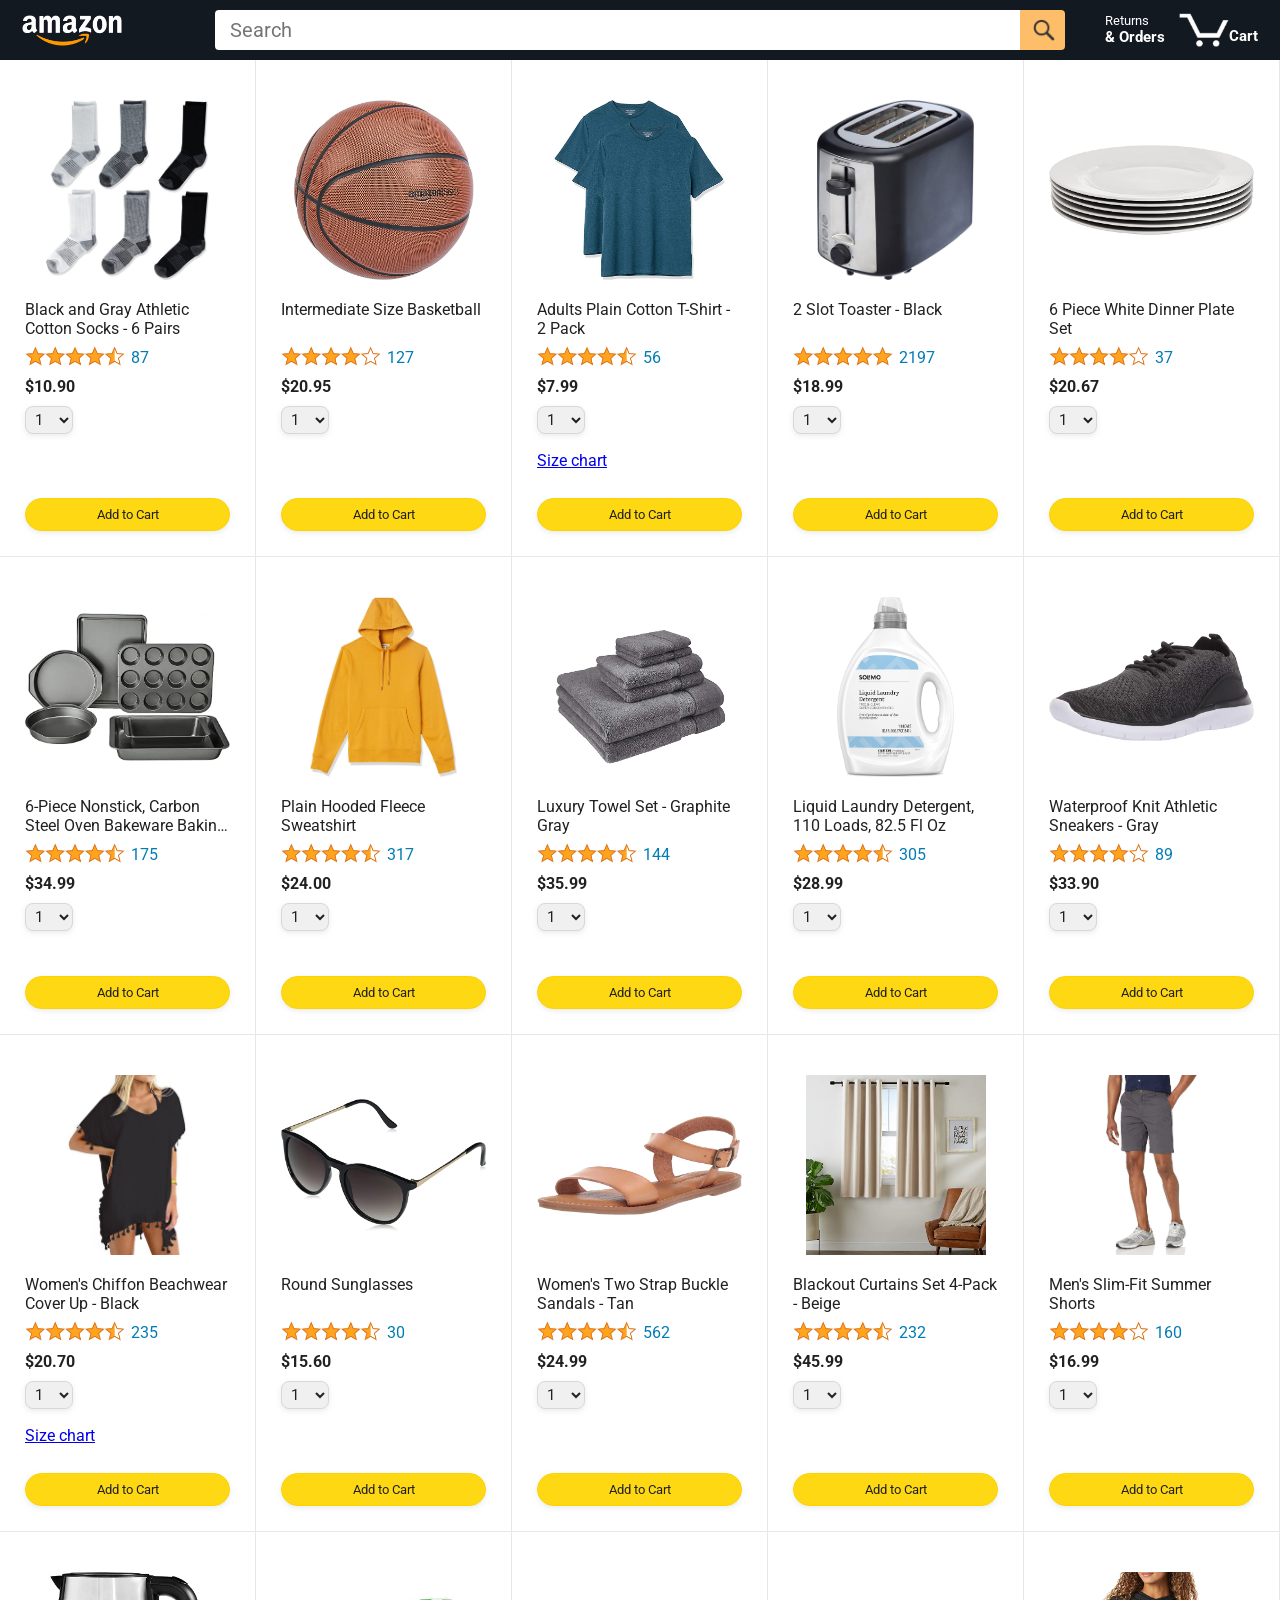
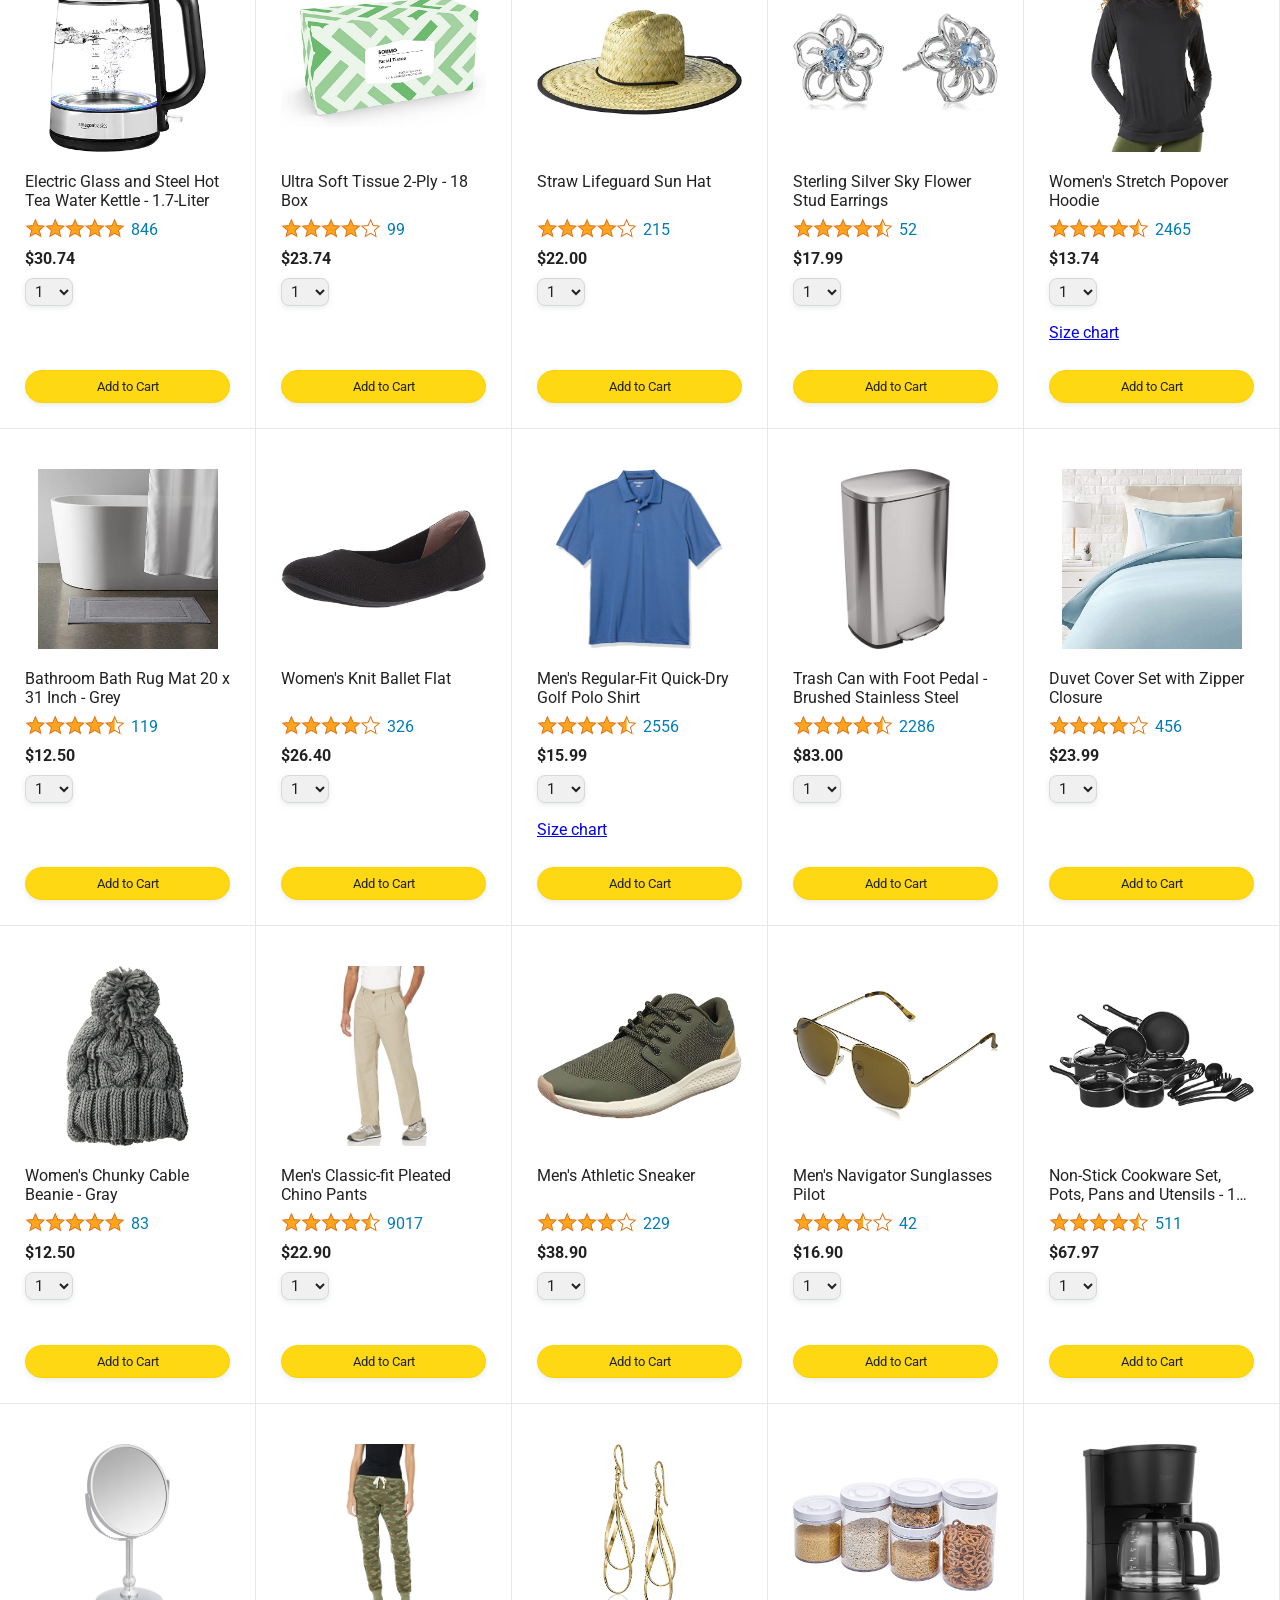
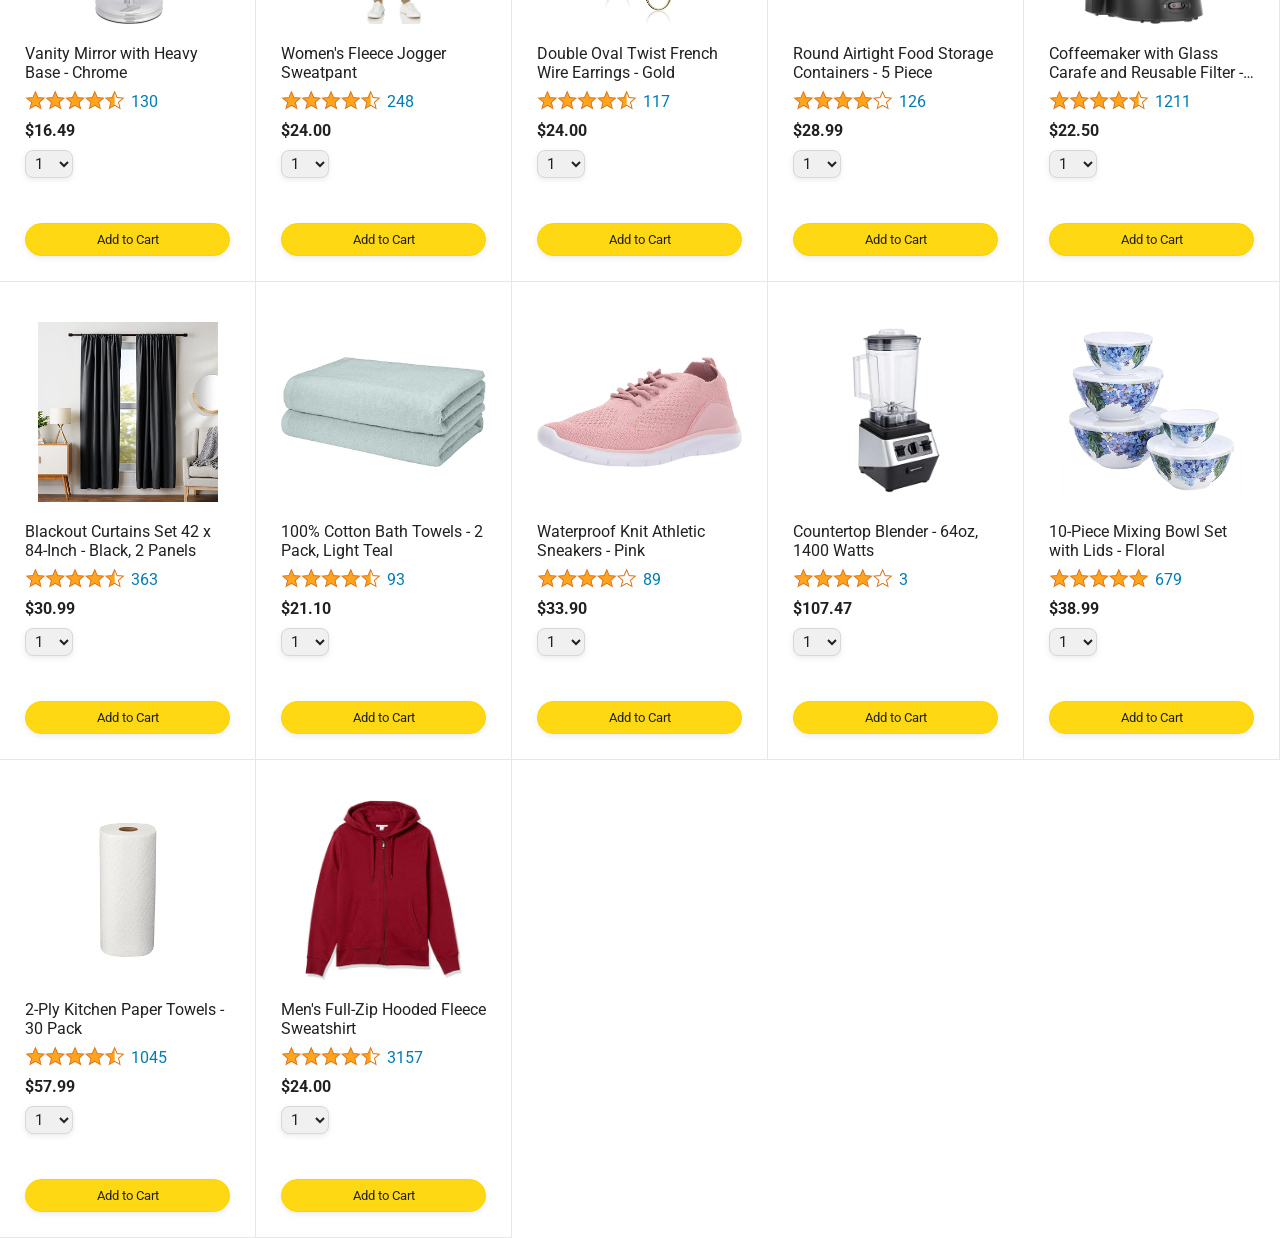
<file: index.html>
<!DOCTYPE html>
<html>
  <head>
    <title>Amazon Project</title>

    <!-- This code is needed for responsive design to work.
      (Responsive design = make the website look good on
      smaller screen sizes like a phone or a tablet). -->
    <meta name="viewport" content="width=device-width, initial-scale=1">

    <!-- Load a font called Roboto from Google Fonts. -->
    <link rel="preconnect" href="https://fonts.googleapis.com">
    <link rel="preconnect" href="https://fonts.gstatic.com" crossorigin>
    <link href="https://fonts.googleapis.com/css2?family=Roboto:wght@400;500;700&display=swap" rel="stylesheet">

    <!-- Here are the CSS files for this page. -->
    <link rel="stylesheet" href="styles/shared/general.css">
    <link rel="stylesheet" href="styles/shared/amazon-header.css">
    <link rel="stylesheet" href="styles/pages/amazon.css">
  </head>
  <body>
    <div class="amazon-header">
      <div class="amazon-header-left-section">
        <a href="amazon.html" class="header-link">
          <img class="amazon-logo"
            src="images/amazon-logo-white.png">
          <img class="amazon-mobile-logo"
            src="images/amazon-mobile-logo-white.png">
        </a>
      </div>

      <div class="amazon-header-middle-section">
        <input class="search-bar" type="text" placeholder="Search">

        <button class="search-button">
          <img class="search-icon" src="images/icons/search-icon.png">
        </button>
      </div>

      <div class="amazon-header-right-section">
        <a class="orders-link header-link" href="orders.html">
          <span class="returns-text">Returns</span>
          <span class="orders-text">& Orders</span>
        </a>

        <a class="cart-link header-link" href="checkout.html">
          <img class="cart-icon" src="images/icons/cart-icon.png">
          <div class="cart-quantity js-cart-quantity"></div>
          <div class="cart-text">Cart</div>
        </a>
      </div>
    </div>
    
    <div class="main">
      <div class="products-grid js-insert-mainHTML">
        
      </div>
    </div>
    
    
    <script src="scriptfiles/amazon.js" type="module"></script>
  </body>
</html>
</file>
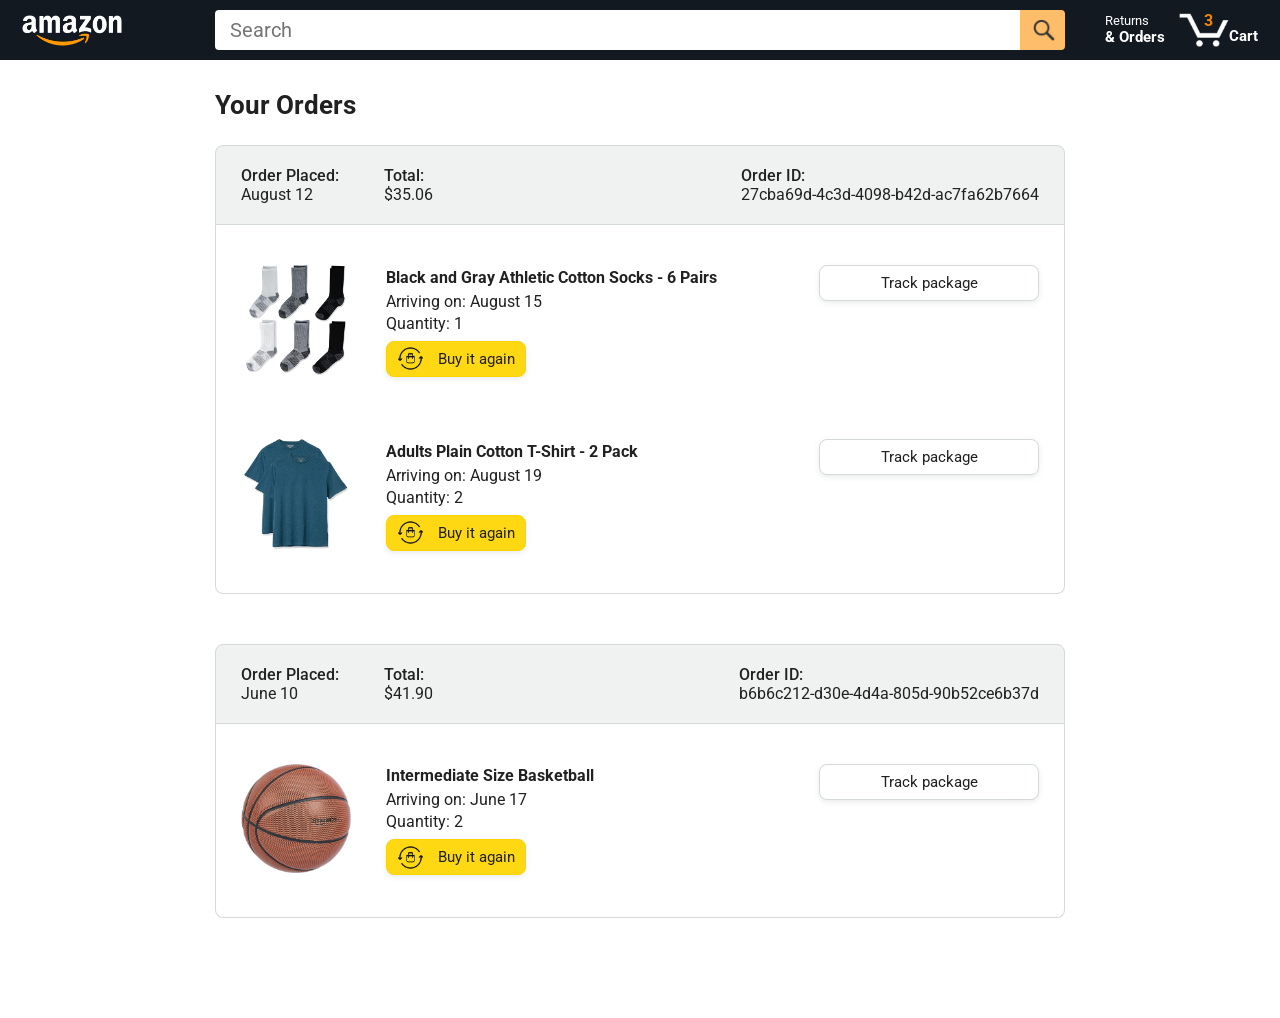
<file: orders.html>
<!DOCTYPE html>
<html>
  <head>
    <title>Orders</title>

    <!-- This code is needed for responsive design to work.
      (Responsive design = make the website look good on
      smaller screen sizes like a phone or a tablet). -->
    <meta name="viewport" content="width=device-width, initial-scale=1">

    <!-- Load a font called Roboto from Google Fonts. -->
    <link rel="preconnect" href="https://fonts.googleapis.com">
    <link rel="preconnect" href="https://fonts.gstatic.com" crossorigin>
    <link href="https://fonts.googleapis.com/css2?family=Roboto:wght@400;500;700&display=swap" rel="stylesheet">

    <!-- Here are the CSS files for this page. -->
    <link rel="stylesheet" href="styles/shared/general.css">
    <link rel="stylesheet" href="styles/shared/amazon-header.css">
    <link rel="stylesheet" href="styles/pages/orders.css">
  </head>
  <body>
    <div class="amazon-header">
      <div class="amazon-header-left-section">
        <a href="amazon.html" class="header-link">
          <img class="amazon-logo"
            src="images/amazon-logo-white.png">
          <img class="amazon-mobile-logo"
            src="images/amazon-mobile-logo-white.png">
        </a>
      </div>

      <div class="amazon-header-middle-section">
        <input class="search-bar" type="text" placeholder="Search">

        <button class="search-button">
          <img class="search-icon" src="images/icons/search-icon.png">
        </button>
      </div>

      <div class="amazon-header-right-section">
        <a class="orders-link header-link" href="orders.html">
          <span class="returns-text">Returns</span>
          <span class="orders-text">& Orders</span>
        </a>

        <a class="cart-link header-link" href="checkout.html">
          <img class="cart-icon" src="images/icons/cart-icon.png">
          <div class="cart-quantity">3</div>
          <div class="cart-text">Cart</div>
        </a>
      </div>
    </div>

    <div class="main">
      <div class="page-title">Your Orders</div>

      <div class="orders-grid">
        <div class="order-container">
          
          <div class="order-header">
            <div class="order-header-left-section">
              <div class="order-date">
                <div class="order-header-label">Order Placed:</div>
                <div>August 12</div>
              </div>
              <div class="order-total">
                <div class="order-header-label">Total:</div>
                <div>$35.06</div>
              </div>
            </div>

            <div class="order-header-right-section">
              <div class="order-header-label">Order ID:</div>
              <div>27cba69d-4c3d-4098-b42d-ac7fa62b7664</div>
            </div>
          </div>

          <div class="order-details-grid">
            <div class="product-image-container">
              <img src="images/products/athletic-cotton-socks-6-pairs.jpg">
            </div>

            <div class="product-details">
              <div class="product-name">
                Black and Gray Athletic Cotton Socks - 6 Pairs
              </div>
              <div class="product-delivery-date">
                Arriving on: August 15
              </div>
              <div class="product-quantity">
                Quantity: 1
              </div>
              <button class="buy-again-button button-primary">
                <img class="buy-again-icon" src="images/icons/buy-again.png">
                <span class="buy-again-message">Buy it again</span>
              </button>
            </div>

            <div class="product-actions">
              <a href="tracking.html">
                <button class="track-package-button button-secondary">
                  Track package
                </button>
              </a>
            </div>

            <div class="product-image-container">
              <img src="images/products/adults-plain-cotton-tshirt-2-pack-teal.jpg">
            </div>

            <div class="product-details">
              <div class="product-name">
                Adults Plain Cotton T-Shirt - 2 Pack
              </div>
              <div class="product-delivery-date">
                Arriving on: August 19
              </div>
              <div class="product-quantity">
                Quantity: 2
              </div>
              <button class="buy-again-button button-primary">
                <img class="buy-again-icon" src="images/icons/buy-again.png">
                <span class="buy-again-message">Buy it again</span>
              </button>
            </div>

            <div class="product-actions">
              <a href="tracking.html">
                <button class="track-package-button button-secondary">
                  Track package
                </button>
              </a>
            </div>
          </div>
        </div>

        <div class="order-container">

          <div class="order-header">
            <div class="order-header-left-section">
              <div class="order-date">
                <div class="order-header-label">Order Placed:</div>
                <div>June 10</div>
              </div>
              <div class="order-total">
                <div class="order-header-label">Total:</div>
                <div>$41.90</div>
              </div>
            </div>

            <div class="order-header-right-section">
              <div class="order-header-label">Order ID:</div>
              <div>b6b6c212-d30e-4d4a-805d-90b52ce6b37d</div>
            </div>
          </div>

          <div class="order-details-grid">
            <div class="product-image-container">
              <img src="images/products/intermediate-composite-basketball.jpg">
            </div>

            <div class="product-details">
              <div class="product-name">
                Intermediate Size Basketball
              </div>
              <div class="product-delivery-date">
                Arriving on: June 17
              </div>
              <div class="product-quantity">
                Quantity: 2
              </div>
              <button class="buy-again-button button-primary">
                <img class="buy-again-icon" src="images/icons/buy-again.png">
                <span class="buy-again-message">Buy it again</span>
              </button>
            </div>

            <div class="product-actions">
              <a href="tracking.html">
                <button class="track-package-button button-secondary">
                  Track package
                </button>
              </a>
            </div>
          </div>
        </div>
      </div>
    </div>
  </body>
</html>
</file>
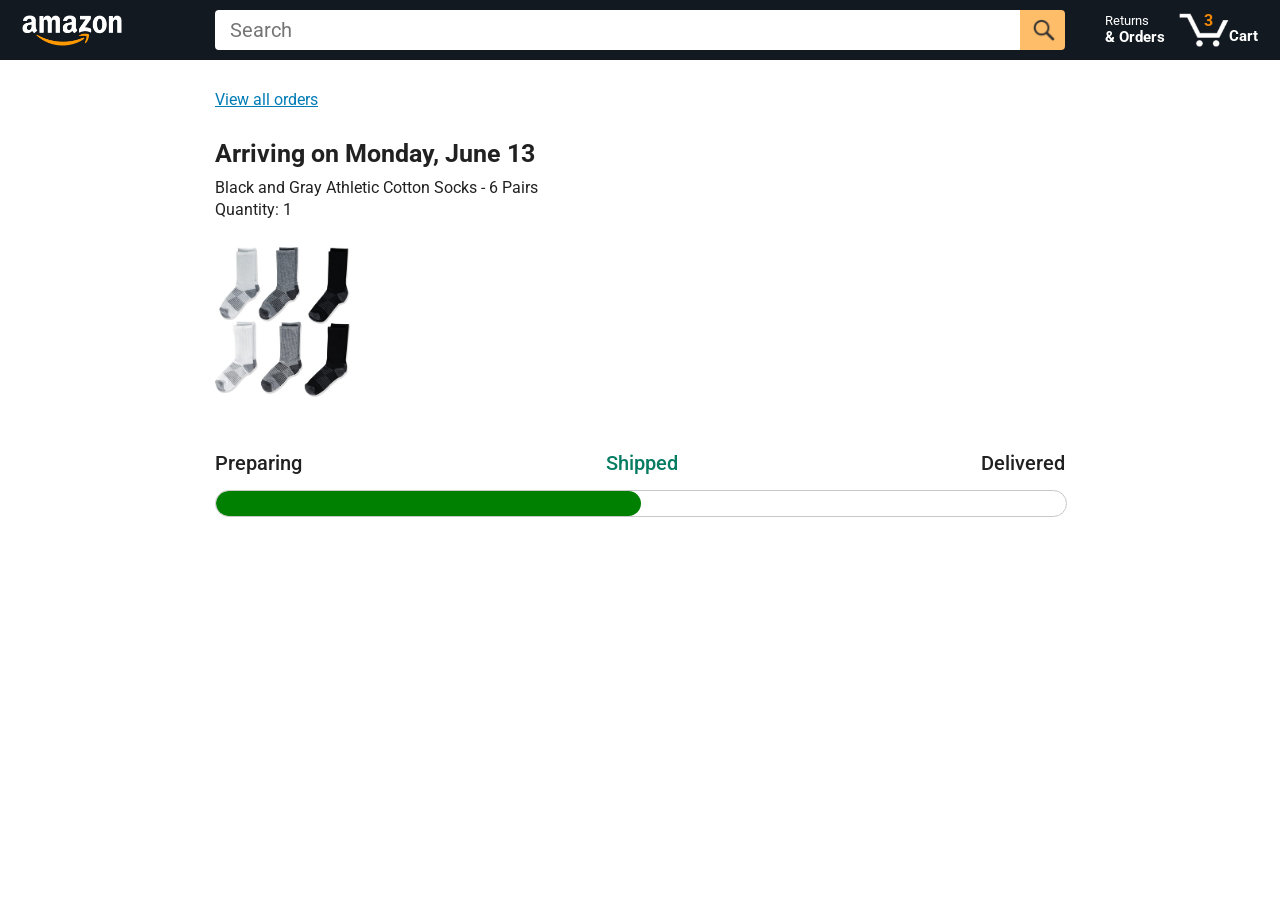
<file: tracking.html>
<!DOCTYPE html>
<html>
  <head>
    <title>Tracking</title>

    <!-- This code is needed for responsive design to work.
      (Responsive design = make the website look good on
      smaller screen sizes like a phone or a tablet). -->
    <meta name="viewport" content="width=device-width, initial-scale=1">

    <!-- Load a font called Roboto from Google Fonts. -->
    <link rel="preconnect" href="https://fonts.googleapis.com">
    <link rel="preconnect" href="https://fonts.gstatic.com" crossorigin>
    <link href="https://fonts.googleapis.com/css2?family=Roboto:wght@400;500;700&display=swap" rel="stylesheet">

    <!-- Here are the CSS files for this page. -->
    <link rel="stylesheet" href="styles/shared/general.css">
    <link rel="stylesheet" href="styles/shared/amazon-header.css">
    <link rel="stylesheet" href="styles/pages/tracking.css">
  </head>
  <body>
    <div class="amazon-header">
      <div class="amazon-header-left-section">
        <a href="amazon.html" class="header-link">
          <img class="amazon-logo"
            src="images/amazon-logo-white.png">
          <img class="amazon-mobile-logo"
            src="images/amazon-mobile-logo-white.png">
        </a>
      </div>

      <div class="amazon-header-middle-section">
        <input class="search-bar" type="text" placeholder="Search">

        <button class="search-button">
          <img class="search-icon" src="images/icons/search-icon.png">
        </button>
      </div>

      <div class="amazon-header-right-section">
        <a class="orders-link header-link" href="orders.html">
          <span class="returns-text">Returns</span>
          <span class="orders-text">& Orders</span>
        </a>

        <a class="cart-link header-link" href="checkout.html">
          <img class="cart-icon" src="images/icons/cart-icon.png">
          <div class="cart-quantity">3</div>
          <div class="cart-text">Cart</div>
        </a>
      </div>
    </div>

    <div class="main">
      <div class="order-tracking">
        <a class="back-to-orders-link link-primary" href="orders.html">
          View all orders
        </a>

        <div class="delivery-date">
          Arriving on Monday, June 13
        </div>

        <div class="product-info">
          Black and Gray Athletic Cotton Socks - 6 Pairs
        </div>

        <div class="product-info">
          Quantity: 1
        </div>

        <img class="product-image" src="images/products/athletic-cotton-socks-6-pairs.jpg">

        <div class="progress-labels-container">
          <div class="progress-label">
            Preparing
          </div>
          <div class="progress-label current-status">
            Shipped
          </div>
          <div class="progress-label">
            Delivered
          </div>
        </div>

        <div class="progress-bar-container">
          <div class="progress-bar"></div>
        </div>
      </div>
    </div>
  </body>
</html>
</file>
<file: styles/shared/general.css>
body {
  font-family: Roboto, Arial;
  color: rgb(33, 33, 33);
  /* The <body> element has a default margin of 8px
     on all sides. This removes the default margins. */
  margin: 0;
}

/* <p> elements have a default margin on the top
   and bottom. This removes the default margins. */
p {
  margin: 0;
}

button {
  cursor: pointer;
}

select {
  cursor: pointer;
}

input, select, button {
  font-family: Roboto, Arial;
}

.button-primary {
  color: rgb(33, 33, 33);
  background-color: rgb(255, 216, 20);
  border: 1px solid rgb(252, 210, 0);
  border-radius: 8px;
  cursor: pointer;
  box-shadow: 0 2px 5px rgba(213, 217, 217, 0.5);
}

.button-primary:hover {
  background-color: rgb(247, 202, 0);
  border: 1px solid rgb(242, 194, 0);
}

.button-primary:active {
  background: rgb(255, 216, 20);
  border-color: rgb(252, 210, 0);
  box-shadow: none;
}

.button-secondary {
  color: rgb(33, 33, 33);
  background: white;
  border: 1px solid rgb(213, 217, 217);
  border-radius: 8px;
  cursor: pointer;
  box-shadow: 0 2px 5px rgba(213, 217, 217, 0.5);
}

.button-secondary:hover {
  background-color: rgb(247, 250, 250);
}

.button-secondary:active {
  background-color: rgb(237, 253, 255);
  box-shadow: none;
}

/* These styles will limit text to 2 lines. Anything
   beyond 2 lines will be replaced with "..."
   You can find this code by using an A.I. tool or by
   searching in Google.
   https://css-tricks.com/almanac/properties/l/line-clamp/ */
.limit-text-to-2-lines {
  display: -webkit-box;
  -webkit-line-clamp: 2;
  -webkit-box-orient: vertical;
  overflow: hidden;
}

.link-primary {
  color: rgb(1, 124, 182);
  cursor: pointer;
}

.link-primary:hover {
  color: rgb(196, 80, 0);
}

/* Styles for dropdown selectors. */
select {
  color: rgb(33, 33, 33);
  background-color: rgb(240, 240, 240);
  border: 1px solid rgb(213, 217, 217);
  border-radius: 8px;
  padding: 3px 5px;
  font-size: 15px;
  cursor: pointer;
  box-shadow: 0 2px 5px rgba(213, 217, 217, 0.5);
}

select:focus,
input:focus {
  outline: 2px solid rgb(255, 153, 0);
}
</file>
<file: styles/shared/amazon-header.css>
.amazon-header {
  background-color: rgb(19, 25, 33);
  color: white;
  padding-left: 15px;
  padding-right: 15px;

  display: flex;
  align-items: center;
  justify-content: space-between;

  position: fixed;
  top: 0;
  left: 0;
  right: 0;
  height: 60px;
}

.amazon-header-left-section {
  width: 180px;
}

@media (max-width: 800px) {
  .amazon-header-left-section {
    width:unset;
  }
}

.header-link {
  display: inline-block;
  padding: 6px;
  border-radius: 2px;
  cursor: pointer;
  text-decoration: none;
  border: 1px solid rgba(0, 0, 0, 0);
}

.header-link:hover {
  border: 1px solid white;
}

.amazon-logo {
  width: 100px;
  margin-top: 5px;
}

.amazon-mobile-logo {
  display: none;
}

@media (max-width: 575px) {
  .amazon-logo {
    display: none;
  }

  .amazon-mobile-logo {
    display: block;
    height: 35px;
    margin-top: 5px;
  }
}

.amazon-header-middle-section {
  flex: 1;
  max-width: 850px;
  margin-left: 10px;
  margin-right: 10px;
  display: flex;
}

.search-bar {
  flex: 1;
  width: 0;
  font-size: 20px;
  height: 38px;
  padding-left: 15px;
  border: none;
  border-top-left-radius: 4px;
  border-bottom-left-radius: 4px;
  border-top-right-radius: 0;
  border-bottom-right-radius: 0;
}

.search-button {
  background-color: rgb(254, 189, 105);
  border: none;
  width: 45px;
  height: 40px;
  border-top-right-radius: 4px;
  border-bottom-right-radius: 4px;
  flex-shrink: 0;
}

.search-icon {
  height: 22px;
  margin-left: 2px;
  margin-top: 3px;
}

.amazon-header-right-section {
  width: 180px;
  flex-shrink: 0;
  display: flex;
  justify-content: end;
}

.orders-link {
  color: white;
}

.returns-text {
  display: block;
  font-size: 13px;
}

.orders-text {
  display: block;
  font-size: 15px;
  font-weight: 700;
}

.cart-link {
  color: white;
  display: flex;
  align-items: center;
  position: relative;
}

.cart-icon {
  width: 50px;
}

.cart-text {
  margin-top: 12px;
  font-size: 15px;
  font-weight: 700;
}

.cart-quantity {
  color: rgb(240, 136, 4);
  font-size: 16px;
  font-weight: 700;

  position: absolute;
  top: 4px;
  left: 22px;
  
  width: 26px;
  text-align: center;
}
</file>
<file: styles/pages/amazon.css>
.main {
  margin-top: 60px;
}

.products-grid {
  display: grid;

  /* - In CSS Grid, 1fr means a column will take up the
       remaining space in the grid.
     - If we write 1fr 1fr ... 1fr; 8 times, this will
       divide the grid into 8 columns, each taking up an
       equal amount of the space.
     - repeat(8, 1fr); is a shortcut for repeating "1fr"
       8 times (instead of typing out "1fr" 8 times).
       repeat(...) is a special property that works with
       display: grid; */
  grid-template-columns: repeat(8, 1fr);
}

/* @media is used to create responsive design (making the
   website look good on any screen size). This @media
   means when the screen width is 2000px or less, we
   will divide the grid into 7 columns instead of 8. */
@media (max-width: 2000px) {
  .products-grid {
    grid-template-columns: repeat(7, 1fr);
  }
}

/* This @media means when the screen width is 1600px or
   less, we will divide the grid into 6 columns. */
@media (max-width: 1600px) {
  .products-grid {
    grid-template-columns: repeat(6, 1fr);
  }
}

@media (max-width: 1300px) {
  .products-grid {
    grid-template-columns: repeat(5, 1fr);
  }
}

@media (max-width: 1000px) {
  .products-grid {
    grid-template-columns: repeat(4, 1fr);
  }
}

@media (max-width: 800px) {
  .products-grid {
    grid-template-columns: repeat(3, 1fr);
  }
}

@media (max-width: 575px) {
  .products-grid {
    grid-template-columns: repeat(2, 1fr);
  }
}

@media (max-width: 450px) {
  .products-grid {
    grid-template-columns: 1fr;
  }
}

.product-container {
  padding-top: 40px;
  padding-bottom: 25px;
  padding-left: 25px;
  padding-right: 25px;

  border-right: 1px solid rgb(231, 231, 231);
  border-bottom: 1px solid rgb(231, 231, 231);

  display: flex;
  flex-direction: column;
}

.product-image-container {
  display: flex;
  justify-content: center;
  align-items: center;

  height: 180px;
  margin-bottom: 20px;
}

.product-image {
  /* Images will overflow their container by default. To
    prevent this, we set max-width and max-height to 100%
    so they stay inside their container. */
  max-width: 100%;
  max-height: 100%;
}

.product-name {
  height: 40px;
  margin-bottom: 5px;
}

.product-rating-container {
  display: flex;
  align-items: center;
  margin-bottom: 10px;
}

.product-rating-stars {
  width: 100px;
  margin-right: 6px;
}

.product-rating-count {
  color: rgb(1, 124, 182);
  cursor: pointer;
  margin-top: 3px;
}

.product-price {
  font-weight: 700;
  margin-bottom: 10px;
}

.product-quantity-container {
  margin-bottom: 17px;
}

.product-spacer {
  flex: 1;
}

.added-to-cart {
  color: rgb(6, 125, 98);
  font-size: 16px;

  display: flex;
  align-items: center;
  margin-bottom: 8px;

  /* At first, the "Added to cart" message will
     be invisible. Use JavaScript to change the
     opacity and make it visible. */
  opacity: 0;
}

.added-to-cart img {
  height: 20px;
  margin-right: 5px;
}

.add-to-cart-button {
  width: 100%;
  padding: 8px;
  border-radius: 50px;
}
</file>
<file: styles/pages/orders.css>
.main {
  max-width: 850px;
  margin-top: 90px;
  margin-bottom: 100px;
  padding-left: 20px;
  padding-right: 20px;

  /* margin-left: auto;
     margin-right auto;
     Is a trick for centering an element horizontally
     without needing a container. */
  margin-left: auto;
  margin-right: auto;
}

.page-title {
  font-weight: 700;
  font-size: 26px;
  margin-bottom: 25px;
}

.orders-grid {
  display: grid;
  grid-template-columns: 1fr;
  row-gap: 50px;
}

.order-header {
  background-color: rgb(240, 242, 242);
  border: 1px solid rgb(213, 217, 217);

  display: flex;
  align-items: center;
  justify-content: space-between;

  padding: 20px 25px;
  border-top-left-radius: 8px;
  border-top-right-radius: 8px;
}

.order-header-left-section {
  display: flex;
  flex-shrink: 0;
}

.order-header-label {
  font-weight: 500;
}

.order-date,
.order-total {
  margin-right: 45px;
}

.order-header-right-section {
  flex-shrink: 1;
}

@media (max-width: 575px) {
  .order-header {
    flex-direction: column;
    align-items: start;
    line-height: 23px;
    padding: 15px;
  }

  .order-header-left-section {
    flex-direction: column;
  }

  .order-header-label {
    margin-right: 5px;
  }

  .order-date,
  .order-total {
    display: grid;
    grid-template-columns: auto 1fr;
    margin-right: 0;
  }

  .order-header-right-section {
    display: grid;
    grid-template-columns: auto 1fr;
  }
}

.order-details-grid {
  padding: 40px 25px;
  border: 1px solid rgb(213, 217, 217);
  border-top: none;
  border-bottom-left-radius: 8px;
  border-bottom-right-radius: 8px;

  display: grid;
  grid-template-columns: 110px 1fr 220px;
  column-gap: 35px;
  row-gap: 60px;
  align-items: center;
}

@media (max-width: 800px) {
  .order-details-grid {
    grid-template-columns: 110px 1fr;
    row-gap: 0;
    padding-bottom: 8px;
  }
}

@media (max-width: 450px) {
  .order-details-grid {
    grid-template-columns: 1fr;
  }
}

.product-image-container {
  text-align: center;
}

.product-image-container img {
  max-width: 110px;
  max-height: 110px;
}

.product-name {
  font-weight: 700;
  margin-bottom: 5px;
}

.product-delivery-date {
  margin-bottom: 3px;
}

.product-quantity {
  margin-bottom: 8px;
}

.buy-again-button {
  font-size: 15px;
  width: 140px;
  height: 36px;
  border-radius: 8px;

  display: flex;
  align-items: center;
  justify-content: center;
}

.buy-again-icon {
  width: 25px;
  margin-right: 15px;
}

.product-actions {
  align-self: start;
}

.track-package-button {
  width: 100%;
  font-size: 15px;
  padding: 8px;
}

@media (max-width: 800px) {
  .buy-again-button {
    margin-bottom: 10px;
  }

  .product-actions {
    /* grid-column: 2 means this element will be placed
       in column 2 in the grid. (Normally, the column that
       an element is placed in is determined by the order
       of the elements in the HTML. grid-column overrides
       this default ordering). */
    grid-column: 2;
    margin-bottom: 30px;
  }

  .track-package-button {
    width: 140px;
  }
}

@media (max-width: 450px) {
  .product-image-container {
    text-align: center;
    margin-bottom: 25px;
  }

  .product-image-container img {
    max-width: 150px;
    max-height: 150px;
  }

  .product-name {
    margin-bottom: 10px;
  }

  .product-quantity {
    margin-bottom: 15px;
  }

  .buy-again-button {
    width: 100%;
    margin-bottom: 15px;
  }

  .product-actions {
    /* grid-column: auto; undos grid-column: 2; from above.
       This element will now be placed in its normal column
       in the grid. */
    grid-column: auto;
    margin-bottom: 70px;
  }

  .track-package-button {
    width: 100%;
    padding: 12px;
  }
}
</file>
<file: styles/pages/tracking.css>
.main {
  max-width: 850px;
  margin-top: 90px;
  margin-bottom: 100px;
  padding-left: 30px;
  padding-right: 30px;

  /* margin-left: auto;
     margin-right auto;
     Is a trick for centering an element horizontally
     without needing a container. */
  margin-left: auto;
  margin-right: auto;
}

.back-to-orders-link {
  display: inline-block;
  margin-bottom: 30px;
}

.delivery-date {
  font-size: 25px;
  font-weight: 700;
  margin-bottom: 10px;
}

.product-info {
  margin-bottom: 3px;
}

.product-image {
  max-width: 150px;
  max-height: 150px;
  margin-top: 25px;
  margin-bottom: 50px;
}

.progress-labels-container {
  display: flex;
  justify-content: space-between;
  font-size: 20px;
  font-weight: 500;
  margin-bottom: 15px;
}

.current-status {
  color: rgb(6, 125, 98);
}

@media (max-width: 575px) {
  .progress-labels-container {
    font-size: 16px;
  }
}

@media (max-width: 450px) {
  .progress-labels-container {
    flex-direction: column;
    margin-bottom: 5px;
  }

  .progress-label {
    margin-bottom: 3px;
  }
}

.progress-bar-container {
  height: 25px;
  width: 100%;

  border: 1px solid rgb(200, 200, 200);
  border-radius: 50px;
  overflow: hidden;
}

.progress-bar {
  height: 100%;
  background-color: green;
  border-radius: 50px;
  width: 50%;
}
</file>
